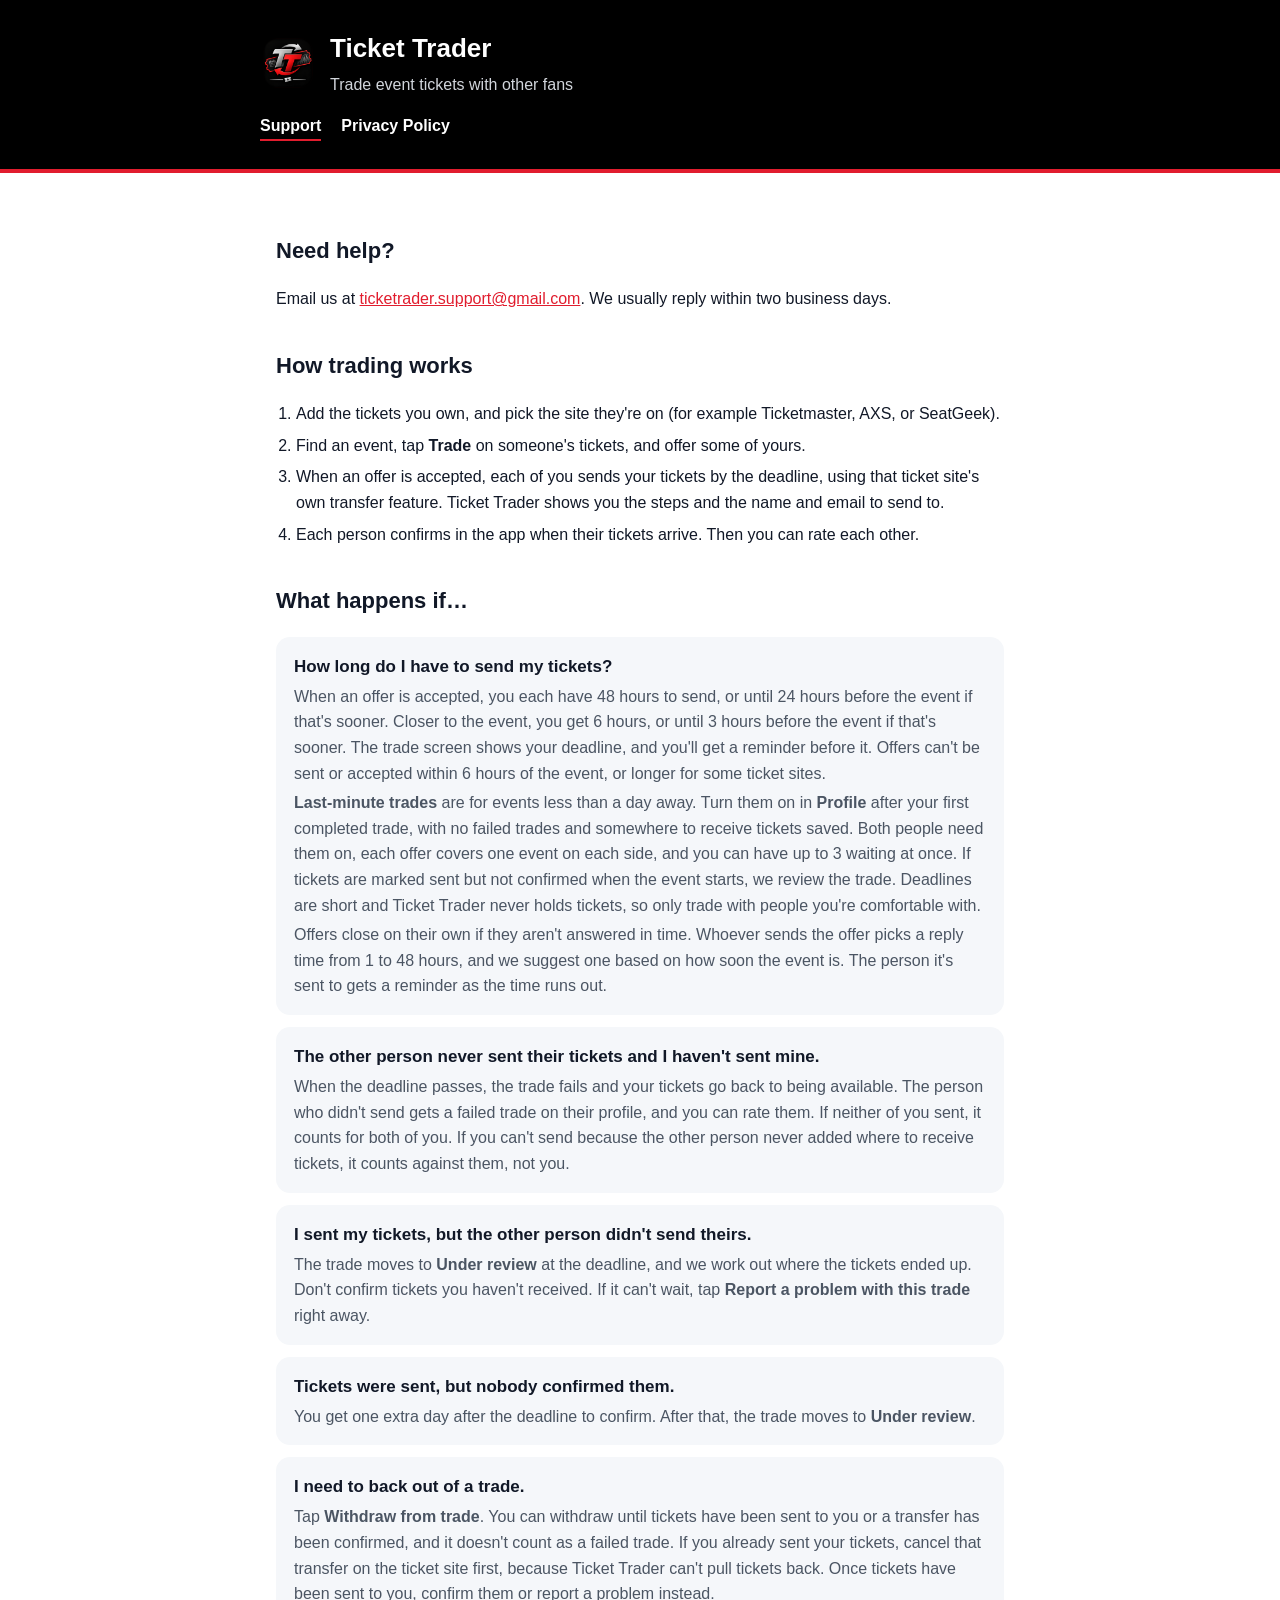
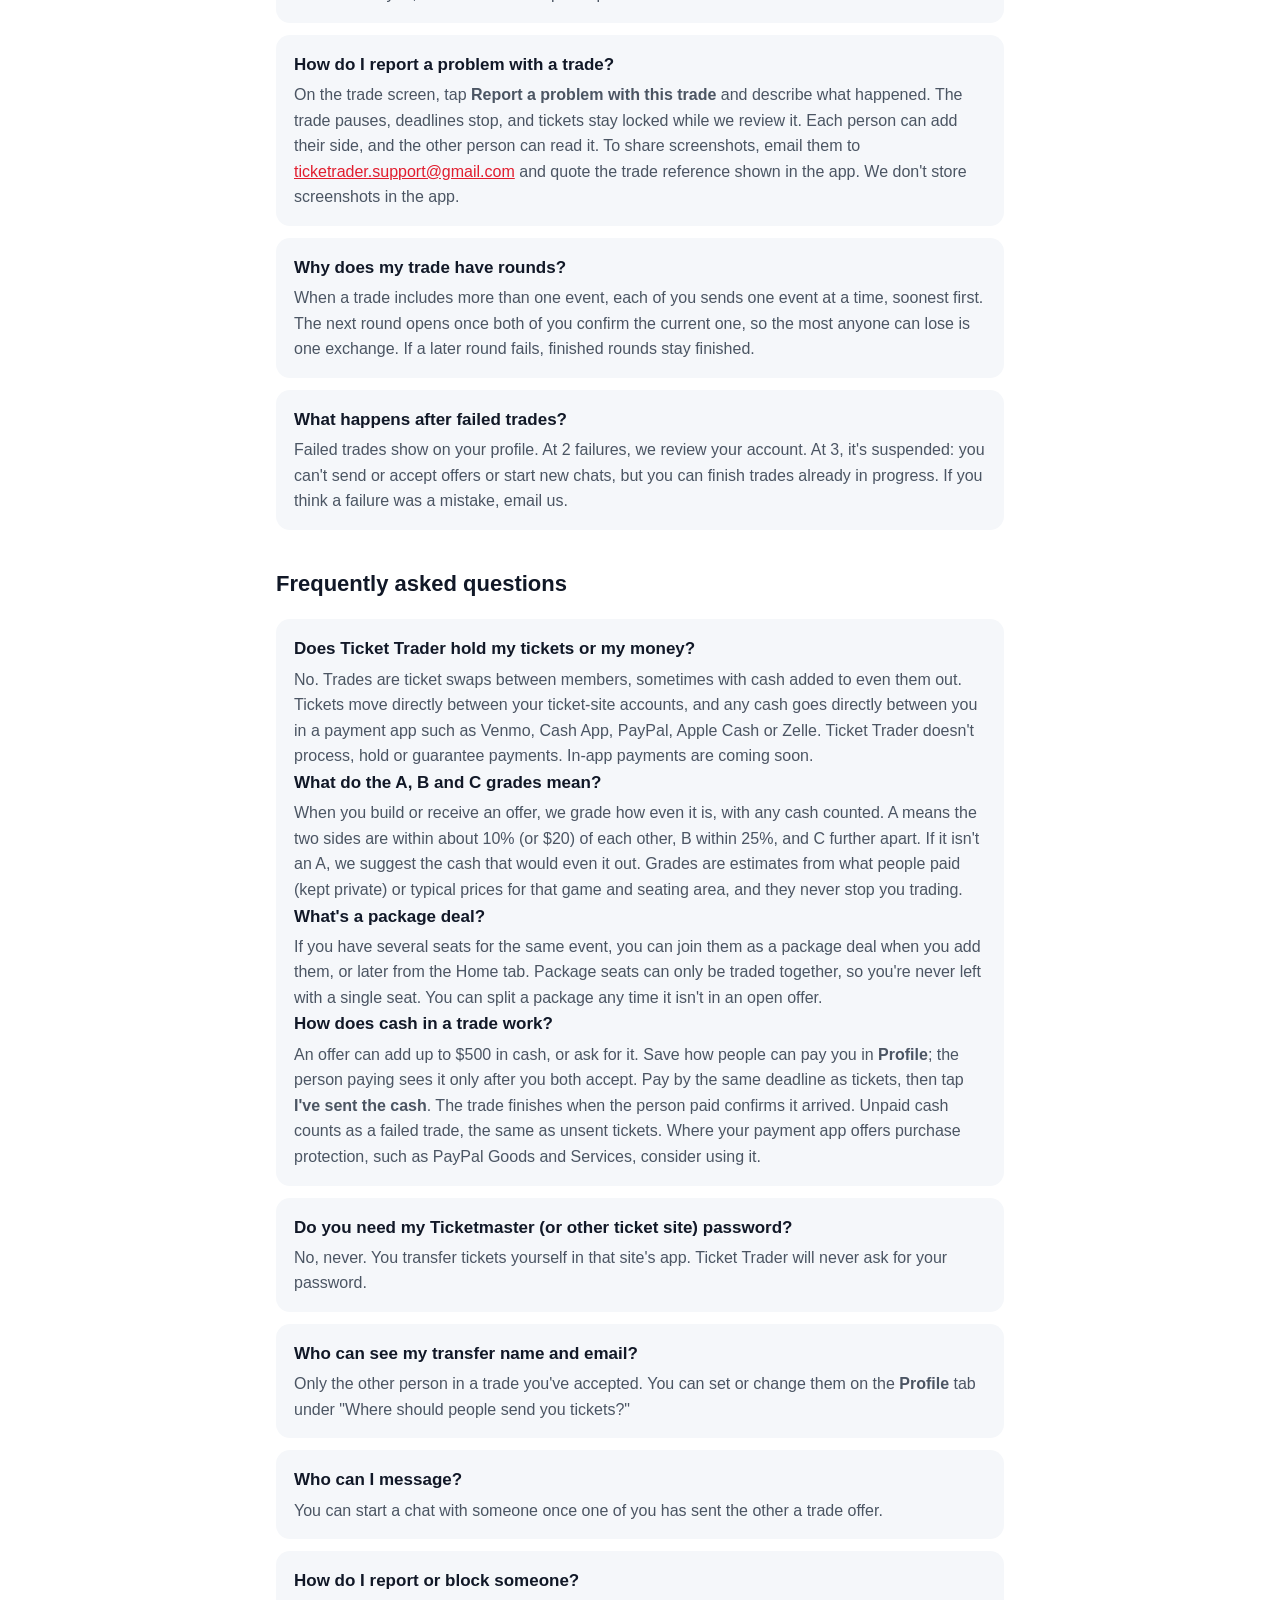
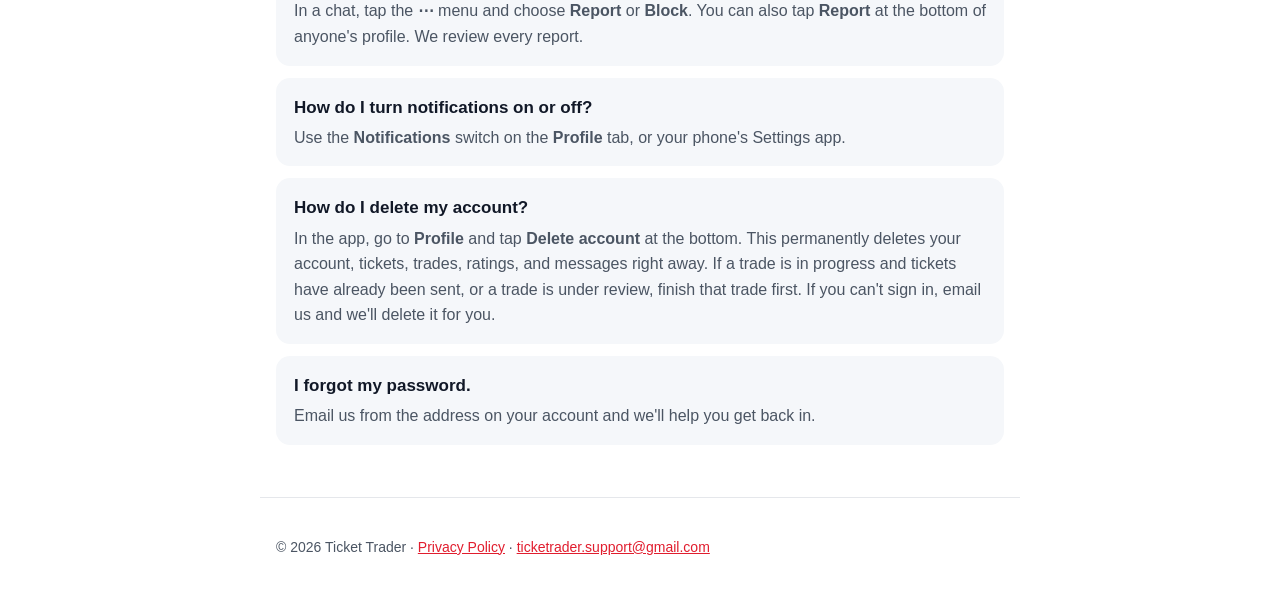
<file: index.html>
<!doctype html>
<html lang="en">
<head>
  <meta charset="utf-8">
  <meta name="viewport" content="width=device-width, initial-scale=1">
  <title>Ticket Trader Support</title>
  <meta name="description" content="Help and support for the Ticket Trader app.">
  <link rel="icon" href="logo.png">
  <link rel="stylesheet" href="styles.css">
</head>
<body>
  <header>
    <div class="inner">
      <a class="brand" href="./">
        <img src="logo.png" alt="">
        <div>
          <h1>Ticket Trader</h1>
          <p>Trade event tickets with other fans</p>
        </div>
      </a>
      <nav>
        <a href="./" aria-current="page">Support</a>
        <a href="privacy.html">Privacy Policy</a>
      </nav>
    </div>
  </header>

  <main>
    <h2>Need help?</h2>
    <p>Email us at <span data-support-email>our support address (turn on JavaScript to see it)</span>. We usually reply within two business days.</p>

    <h2>How trading works</h2>
    <ol class="steps">
      <li>Add the tickets you own, and pick the site they're on (for example Ticketmaster, AXS, or SeatGeek).</li>
      <li>Find an event, tap <strong>Trade</strong> on someone's tickets, and offer some of yours.</li>
      <li>When an offer is accepted, each of you sends your tickets by the deadline, using that ticket site's own transfer feature. Ticket Trader shows you the steps and the name and email to send to.</li>
      <li>Each person confirms in the app when their tickets arrive. Then you can rate each other.</li>
    </ol>

    <h2 id="what-happens-if">What happens if…</h2>

    <div class="card">
      <h3>How long do I have to send my tickets?</h3>
      <p>When an offer is accepted, you each have 48 hours to send, or until 24 hours before the event if that's sooner. Closer to the event, you get 6 hours, or until 3 hours before the event if that's sooner. The trade screen shows your deadline, and you'll get a reminder before it. Offers can't be sent or accepted within 6 hours of the event, or longer for some ticket sites.</p>
      <p><strong>Last-minute trades</strong> are for events less than a day away. Turn them on in <strong>Profile</strong> after your first completed trade, with no failed trades and somewhere to receive tickets saved. Both people need them on, each offer covers one event on each side, and you can have up to 3 waiting at once. If tickets are marked sent but not confirmed when the event starts, we review the trade. Deadlines are short and Ticket Trader never holds tickets, so only trade with people you're comfortable with.</p>
      <p>Offers close on their own if they aren't answered in time. Whoever sends the offer picks a reply time from 1 to 48 hours, and we suggest one based on how soon the event is. The person it's sent to gets a reminder as the time runs out.</p>
    </div>

    <div class="card">
      <h3>The other person never sent their tickets and I haven't sent mine.</h3>
      <p>When the deadline passes, the trade fails and your tickets go back to being available. The person who didn't send gets a failed trade on their profile, and you can rate them. If neither of you sent, it counts for both of you. If you can't send because the other person never added where to receive tickets, it counts against them, not you.</p>
    </div>

    <div class="card">
      <h3>I sent my tickets, but the other person didn't send theirs.</h3>
      <p>The trade moves to <strong>Under review</strong> at the deadline, and we work out where the tickets ended up. Don't confirm tickets you haven't received. If it can't wait, tap <strong>Report a problem with this trade</strong> right away.</p>
    </div>

    <div class="card">
      <h3>Tickets were sent, but nobody confirmed them.</h3>
      <p>You get one extra day after the deadline to confirm. After that, the trade moves to <strong>Under review</strong>.</p>
    </div>

    <div class="card">
      <h3>I need to back out of a trade.</h3>
      <p>Tap <strong>Withdraw from trade</strong>. You can withdraw until tickets have been sent to you or a transfer has been confirmed, and it doesn't count as a failed trade. If you already sent your tickets, cancel that transfer on the ticket site first, because Ticket Trader can't pull tickets back. Once tickets have been sent to you, confirm them or report a problem instead.</p>
    </div>

    <div class="card">
      <h3>How do I report a problem with a trade?</h3>
      <p>On the trade screen, tap <strong>Report a problem with this trade</strong> and describe what happened. The trade pauses, deadlines stop, and tickets stay locked while we review it. Each person can add their side, and the other person can read it. To share screenshots, email them to <span data-support-email>our support address</span> and quote the trade reference shown in the app. We don't store screenshots in the app.</p>
    </div>

    <div class="card">
      <h3>Why does my trade have rounds?</h3>
      <p>When a trade includes more than one event, each of you sends one event at a time, soonest first. The next round opens once both of you confirm the current one, so the most anyone can lose is one exchange. If a later round fails, finished rounds stay finished.</p>
    </div>

    <div class="card">
      <h3>What happens after failed trades?</h3>
      <p>Failed trades show on your profile. At 2 failures, we review your account. At 3, it's suspended: you can't send or accept offers or start new chats, but you can finish trades already in progress. If you think a failure was a mistake, email us.</p>
    </div>

    <h2>Frequently asked questions</h2>

    <div class="card">
      <h3>Does Ticket Trader hold my tickets or my money?</h3>
      <p>No. Trades are ticket swaps between members, sometimes with cash added to even them out. Tickets move directly between your ticket-site accounts, and any cash goes directly between you in a payment app such as Venmo, Cash App, PayPal, Apple Cash or Zelle. Ticket Trader doesn't process, hold or guarantee payments. In-app payments are coming soon.</p>
      <h3>What do the A, B and C grades mean?</h3>
      <p>When you build or receive an offer, we grade how even it is, with any cash counted. A means the two sides are within about 10% (or $20) of each other, B within 25%, and C further apart. If it isn't an A, we suggest the cash that would even it out. Grades are estimates from what people paid (kept private) or typical prices for that game and seating area, and they never stop you trading.</p>
      <h3>What's a package deal?</h3>
      <p>If you have several seats for the same event, you can join them as a package deal when you add them, or later from the Home tab. Package seats can only be traded together, so you're never left with a single seat. You can split a package any time it isn't in an open offer.</p>
      <h3>How does cash in a trade work?</h3>
      <p>An offer can add up to $500 in cash, or ask for it. Save how people can pay you in <strong>Profile</strong>; the person paying sees it only after you both accept. Pay by the same deadline as tickets, then tap <strong>I've sent the cash</strong>. The trade finishes when the person paid confirms it arrived. Unpaid cash counts as a failed trade, the same as unsent tickets. Where your payment app offers purchase protection, such as PayPal Goods and Services, consider using it.</p>
    </div>

    <div class="card">
      <h3>Do you need my Ticketmaster (or other ticket site) password?</h3>
      <p>No, never. You transfer tickets yourself in that site's app. Ticket Trader will never ask for your password.</p>
    </div>

    <div class="card">
      <h3>Who can see my transfer name and email?</h3>
      <p>Only the other person in a trade you've accepted. You can set or change them on the <strong>Profile</strong> tab under "Where should people send you tickets?"</p>
    </div>

    <div class="card">
      <h3>Who can I message?</h3>
      <p>You can start a chat with someone once one of you has sent the other a trade offer.</p>
    </div>

    <div class="card">
      <h3>How do I report or block someone?</h3>
      <p>In a chat, tap the <strong>⋯</strong> menu and choose <strong>Report</strong> or <strong>Block</strong>. You can also tap <strong>Report</strong> at the bottom of anyone's profile. We review every report.</p>
    </div>

    <div class="card">
      <h3>How do I turn notifications on or off?</h3>
      <p>Use the <strong>Notifications</strong> switch on the <strong>Profile</strong> tab, or your phone's Settings app.</p>
    </div>

    <div class="card">
      <h3>How do I delete my account?</h3>
      <p>In the app, go to <strong>Profile</strong> and tap <strong>Delete account</strong> at the bottom. This permanently deletes your account, tickets, trades, ratings, and messages right away. If a trade is in progress and tickets have already been sent, or a trade is under review, finish that trade first. If you can't sign in, email us and we'll delete it for you.</p>
    </div>

    <div class="card">
      <h3>I forgot my password.</h3>
      <p>Email us from the address on your account and we'll help you get back in.</p>
    </div>
  </main>

  <footer>
    <p>© 2026 Ticket Trader · <a href="privacy.html">Privacy Policy</a> · <span data-support-email>Contact us</span></p>
  </footer>

  <script src="contact.js"></script>
</body>
</html>
</file>
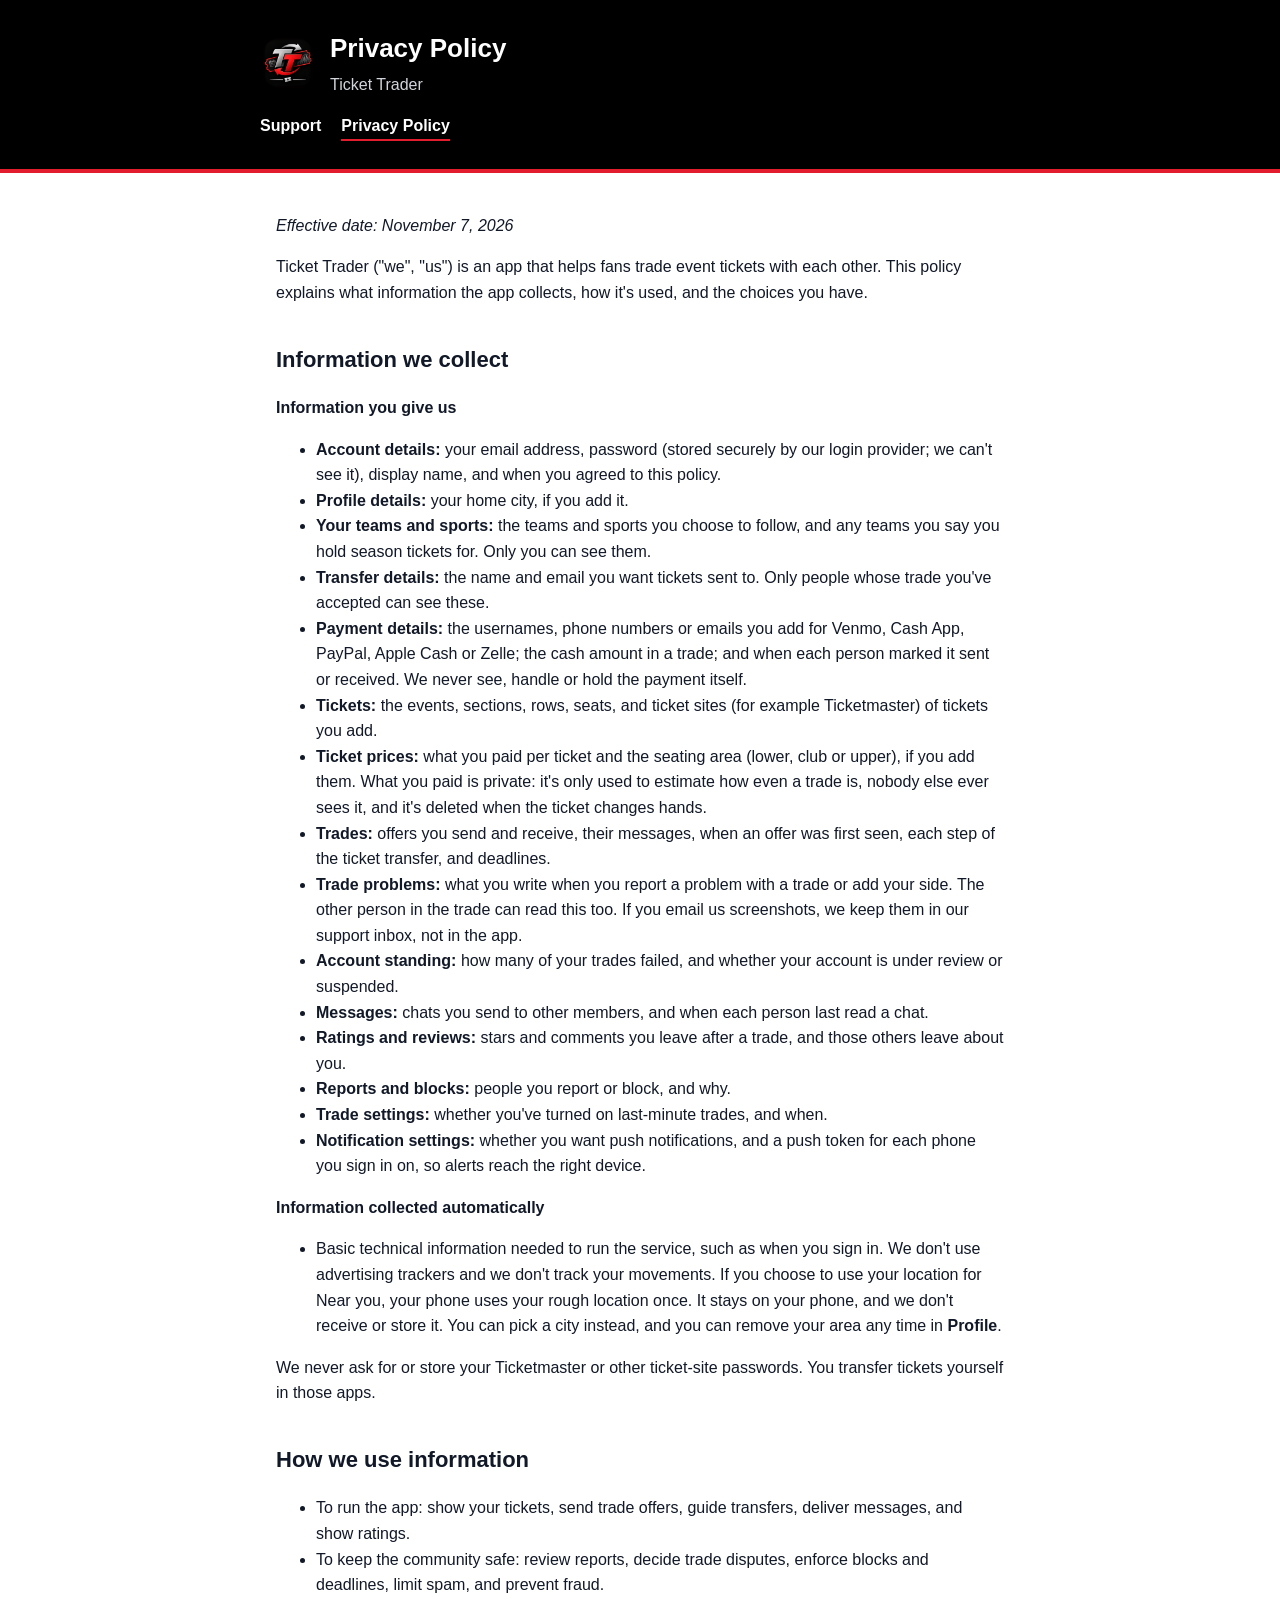
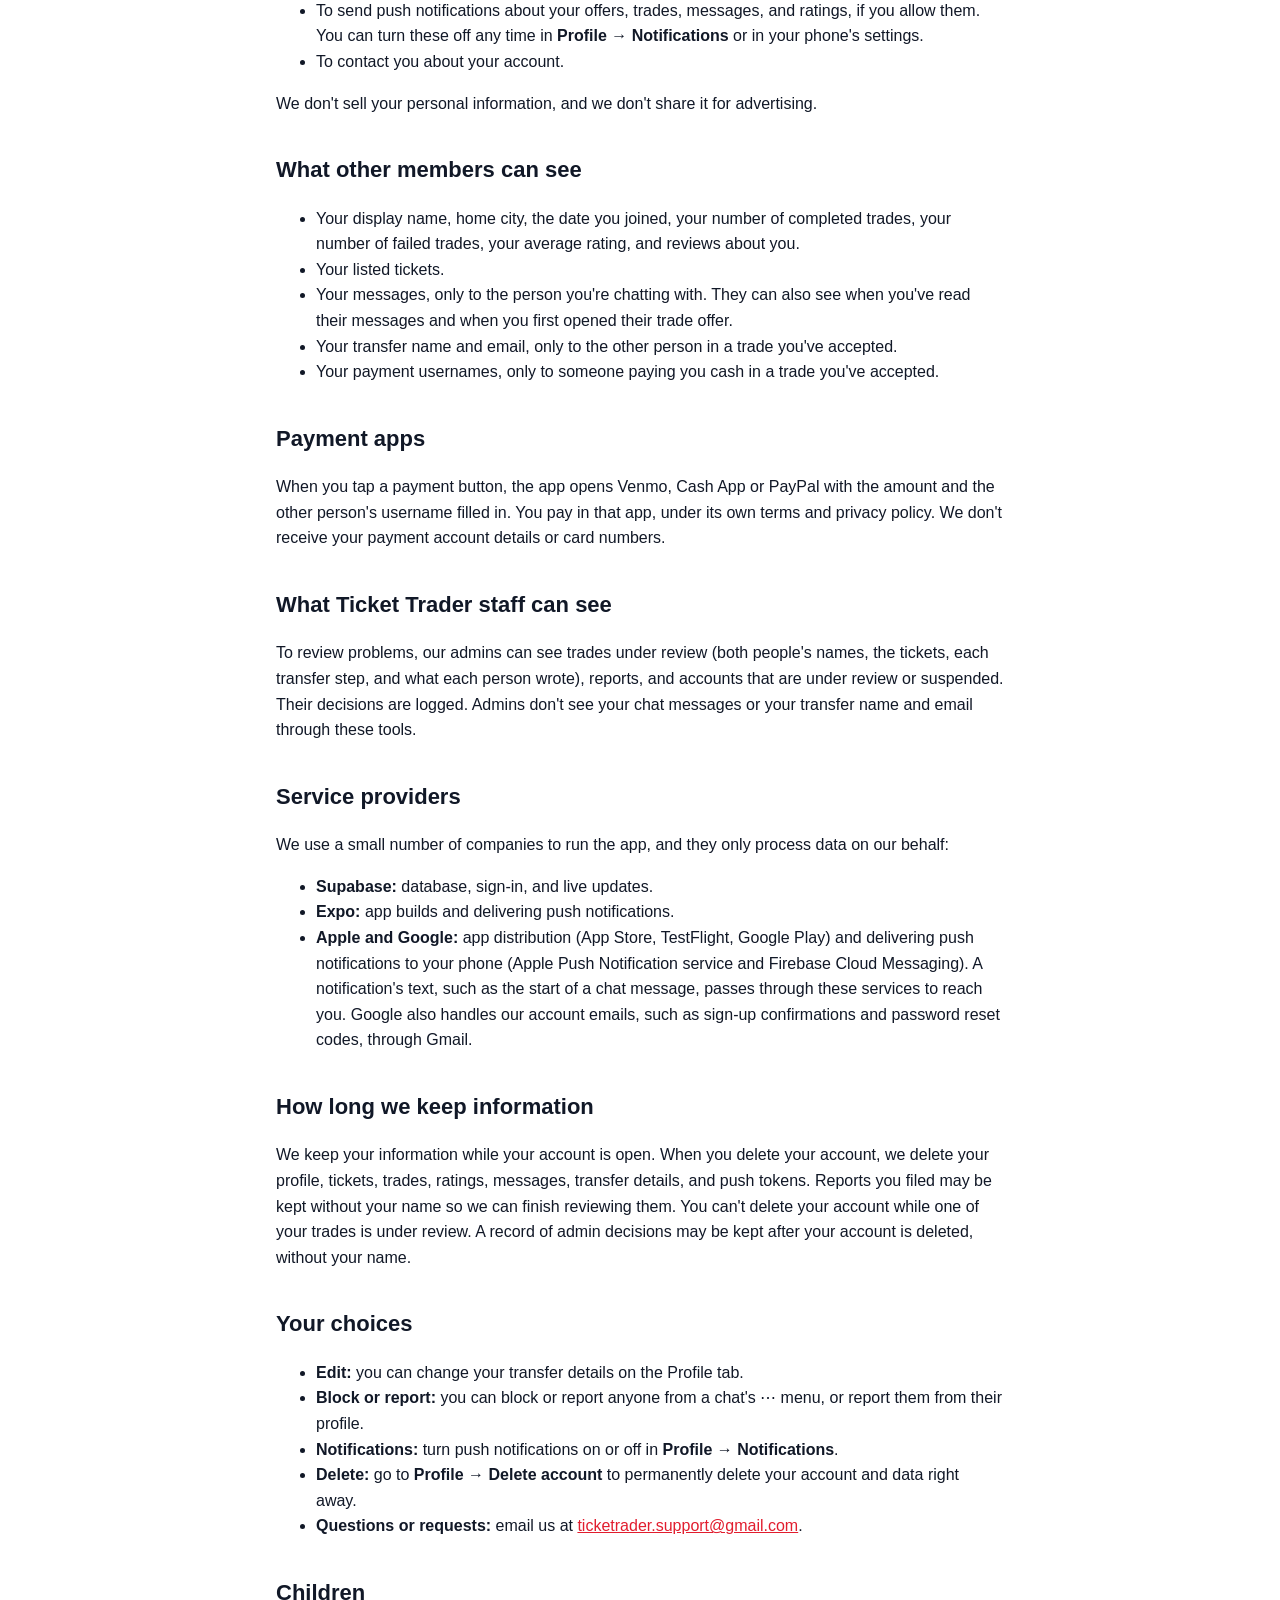
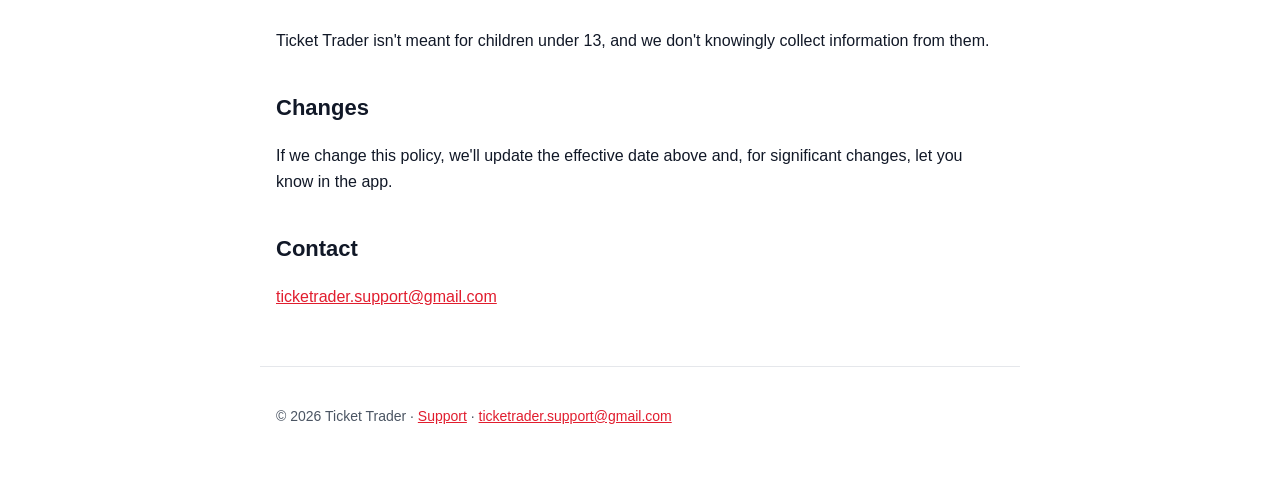
<file: privacy.html>
<!doctype html>
<html lang="en">
<head>
  <meta charset="utf-8">
  <meta name="viewport" content="width=device-width, initial-scale=1">
  <title>Ticket Trader Privacy Policy</title>
  <meta name="description" content="How the Ticket Trader app collects, uses, and protects your information.">
  <link rel="icon" href="logo.png">
  <link rel="stylesheet" href="styles.css">
</head>
<body>
  <header>
    <div class="inner">
      <a class="brand" href="./">
        <img src="logo.png" alt="">
        <div>
          <h1>Privacy Policy</h1>
          <p>Ticket Trader</p>
        </div>
      </a>
      <nav>
        <a href="./">Support</a>
        <a href="privacy.html" aria-current="page">Privacy Policy</a>
      </nav>
    </div>
  </header>

  <main>
    <!-- Generated from docs/privacy-policy.md in the app repo. Edit that file, then regenerate this page. -->
    <p><em>Effective date: November 7, 2026</em></p>
    <p>Ticket Trader ("we", "us") is an app that helps fans trade event tickets with each other. This policy explains what information the app collects, how it's used, and the choices you have.</p>
    <h2>Information we collect</h2>
    <p><strong>Information you give us</strong></p>
    <ul>
      <li><strong>Account details:</strong> your email address, password (stored securely by our login provider; we can't see it), display name, and when you agreed to this policy.</li>
      <li><strong>Profile details:</strong> your home city, if you add it.</li>
      <li><strong>Your teams and sports:</strong> the teams and sports you choose to follow, and any teams you say you hold season tickets for. Only you can see them.</li>
      <li><strong>Transfer details:</strong> the name and email you want tickets sent to. Only people whose trade you've accepted can see these.</li>
      <li><strong>Payment details:</strong> the usernames, phone numbers or emails you add for Venmo, Cash App, PayPal, Apple Cash or Zelle; the cash amount in a trade; and when each person marked it sent or received. We never see, handle or hold the payment itself.</li>
      <li><strong>Tickets:</strong> the events, sections, rows, seats, and ticket sites (for example Ticketmaster) of tickets you add.</li>
      <li><strong>Ticket prices:</strong> what you paid per ticket and the seating area (lower, club or upper), if you add them. What you paid is private: it's only used to estimate how even a trade is, nobody else ever sees it, and it's deleted when the ticket changes hands.</li>
      <li><strong>Trades:</strong> offers you send and receive, their messages, when an offer was first seen, each step of the ticket transfer, and deadlines.</li>
      <li><strong>Trade problems:</strong> what you write when you report a problem with a trade or add your side. The other person in the trade can read this too. If you email us screenshots, we keep them in our support inbox, not in the app.</li>
      <li><strong>Account standing:</strong> how many of your trades failed, and whether your account is under review or suspended.</li>
      <li><strong>Messages:</strong> chats you send to other members, and when each person last read a chat.</li>
      <li><strong>Ratings and reviews:</strong> stars and comments you leave after a trade, and those others leave about you.</li>
      <li><strong>Reports and blocks:</strong> people you report or block, and why.</li>
      <li><strong>Trade settings:</strong> whether you've turned on last-minute trades, and when.</li>
      <li><strong>Notification settings:</strong> whether you want push notifications, and a push token for each phone you sign in on, so alerts reach the right device.</li>
    </ul>
    <p><strong>Information collected automatically</strong></p>
    <ul>
      <li>Basic technical information needed to run the service, such as when you sign in. We don't use advertising trackers and we don't track your movements. If you choose to use your location for Near you, your phone uses your rough location once. It stays on your phone, and we don't receive or store it. You can pick a city instead, and you can remove your area any time in <strong>Profile</strong>.</li>
    </ul>
    <p>We never ask for or store your Ticketmaster or other ticket-site passwords. You transfer tickets yourself in those apps.</p>
    <h2>How we use information</h2>
    <ul>
      <li>To run the app: show your tickets, send trade offers, guide transfers, deliver messages, and show ratings.</li>
      <li>To keep the community safe: review reports, decide trade disputes, enforce blocks and deadlines, limit spam, and prevent fraud.</li>
      <li>To send push notifications about your offers, trades, messages, and ratings, if you allow them. You can turn these off any time in <strong>Profile → Notifications</strong> or in your phone's settings.</li>
      <li>To contact you about your account.</li>
    </ul>
    <p>We don't sell your personal information, and we don't share it for advertising.</p>
    <h2>What other members can see</h2>
    <ul>
      <li>Your display name, home city, the date you joined, your number of completed trades, your number of failed trades, your average rating, and reviews about you.</li>
      <li>Your listed tickets.</li>
      <li>Your messages, only to the person you're chatting with. They can also see when you've read their messages and when you first opened their trade offer.</li>
      <li>Your transfer name and email, only to the other person in a trade you've accepted.</li>
      <li>Your payment usernames, only to someone paying you cash in a trade you've accepted.</li>
    </ul>
    <h2>Payment apps</h2>
    <p>When you tap a payment button, the app opens Venmo, Cash App or PayPal with the amount and the other person's username filled in. You pay in that app, under its own terms and privacy policy. We don't receive your payment account details or card numbers.</p>
    <h2>What Ticket Trader staff can see</h2>
    <p>To review problems, our admins can see trades under review (both people's names, the tickets, each transfer step, and what each person wrote), reports, and accounts that are under review or suspended. Their decisions are logged. Admins don't see your chat messages or your transfer name and email through these tools.</p>
    <h2>Service providers</h2>
    <p>We use a small number of companies to run the app, and they only process data on our behalf:</p>
    <ul>
      <li><strong>Supabase:</strong> database, sign-in, and live updates.</li>
      <li><strong>Expo:</strong> app builds and delivering push notifications.</li>
      <li><strong>Apple and Google:</strong> app distribution (App Store, TestFlight, Google Play) and delivering push notifications to your phone (Apple Push Notification service and Firebase Cloud Messaging). A notification's text, such as the start of a chat message, passes through these services to reach you. Google also handles our account emails, such as sign-up confirmations and password reset codes, through Gmail.</li>
    </ul>
    <h2>How long we keep information</h2>
    <p>We keep your information while your account is open. When you delete your account, we delete your profile, tickets, trades, ratings, messages, transfer details, and push tokens. Reports you filed may be kept without your name so we can finish reviewing them. You can't delete your account while one of your trades is under review. A record of admin decisions may be kept after your account is deleted, without your name.</p>
    <h2>Your choices</h2>
    <ul>
      <li><strong>Edit:</strong> you can change your transfer details on the Profile tab.</li>
      <li><strong>Block or report:</strong> you can block or report anyone from a chat's ⋯ menu, or report them from their profile.</li>
      <li><strong>Notifications:</strong> turn push notifications on or off in <strong>Profile → Notifications</strong>.</li>
      <li><strong>Delete:</strong> go to <strong>Profile → Delete account</strong> to permanently delete your account and data right away.</li>
      <li><strong>Questions or requests:</strong> email us at <span data-support-email>our support address</span>.</li>
    </ul>
    <h2>Children</h2>
    <p>Ticket Trader isn't meant for children under 13, and we don't knowingly collect information from them.</p>
    <h2>Changes</h2>
    <p>If we change this policy, we'll update the effective date above and, for significant changes, let you know in the app.</p>
    <h2>Contact</h2>
    <p><span data-support-email>our support address</span></p>
  </main>

  <footer>
    <p>© 2026 Ticket Trader · <a href="./">Support</a> · <span data-support-email>Contact us</span></p>
  </footer>

  <script src="contact.js"></script>
</body>
</html>
</file>
<file: styles.css>
:root {
  --red: #e11d2e;
  --text: #111827;
  --muted: #4b5563;
  --line: #e5e7eb;
  --card: #f5f7fa;
  --bg: #ffffff;
}

* { box-sizing: border-box; }

body {
  margin: 0;
  background: var(--bg);
  color: var(--text);
  font: 16px/1.6 -apple-system, BlinkMacSystemFont, 'Segoe UI', Roboto, Helvetica, Arial, sans-serif;
}

header {
  background: #000;
  color: #fff;
  padding: 28px 16px;
  border-bottom: 4px solid var(--red);
}

header .inner, main, footer { max-width: 760px; margin: 0 auto; }

header a { color: #fff; text-decoration: none; }
header .brand { display: flex; align-items: center; gap: 14px; }
header img { width: 56px; height: 56px; border-radius: 12px; }
header h1 { margin: 0; font-size: 26px; }
header p { margin: 2px 0 0; color: #d1d5db; }

nav { margin-top: 16px; display: flex; gap: 20px; flex-wrap: wrap; }
nav a { color: #fff; font-weight: 600; border-bottom: 2px solid transparent; }
nav a[aria-current='page'] { border-bottom-color: var(--red); }

main { padding: 24px 16px 8px; }
h2 { margin-top: 36px; font-size: 22px; }
h3 { margin: 0 0 4px; font-size: 17px; }
a { color: var(--red); }

.card { background: var(--card); border-radius: 14px; padding: 16px 18px; margin: 12px 0; }
.card p { margin: 4px 0 0; color: var(--muted); }
.steps { padding-left: 20px; }
.steps li { margin-bottom: 6px; }
.muted { color: var(--muted); }

footer { padding: 24px 16px 40px; color: var(--muted); font-size: 14px; border-top: 1px solid var(--line); margin-top: 32px; }
</file>
